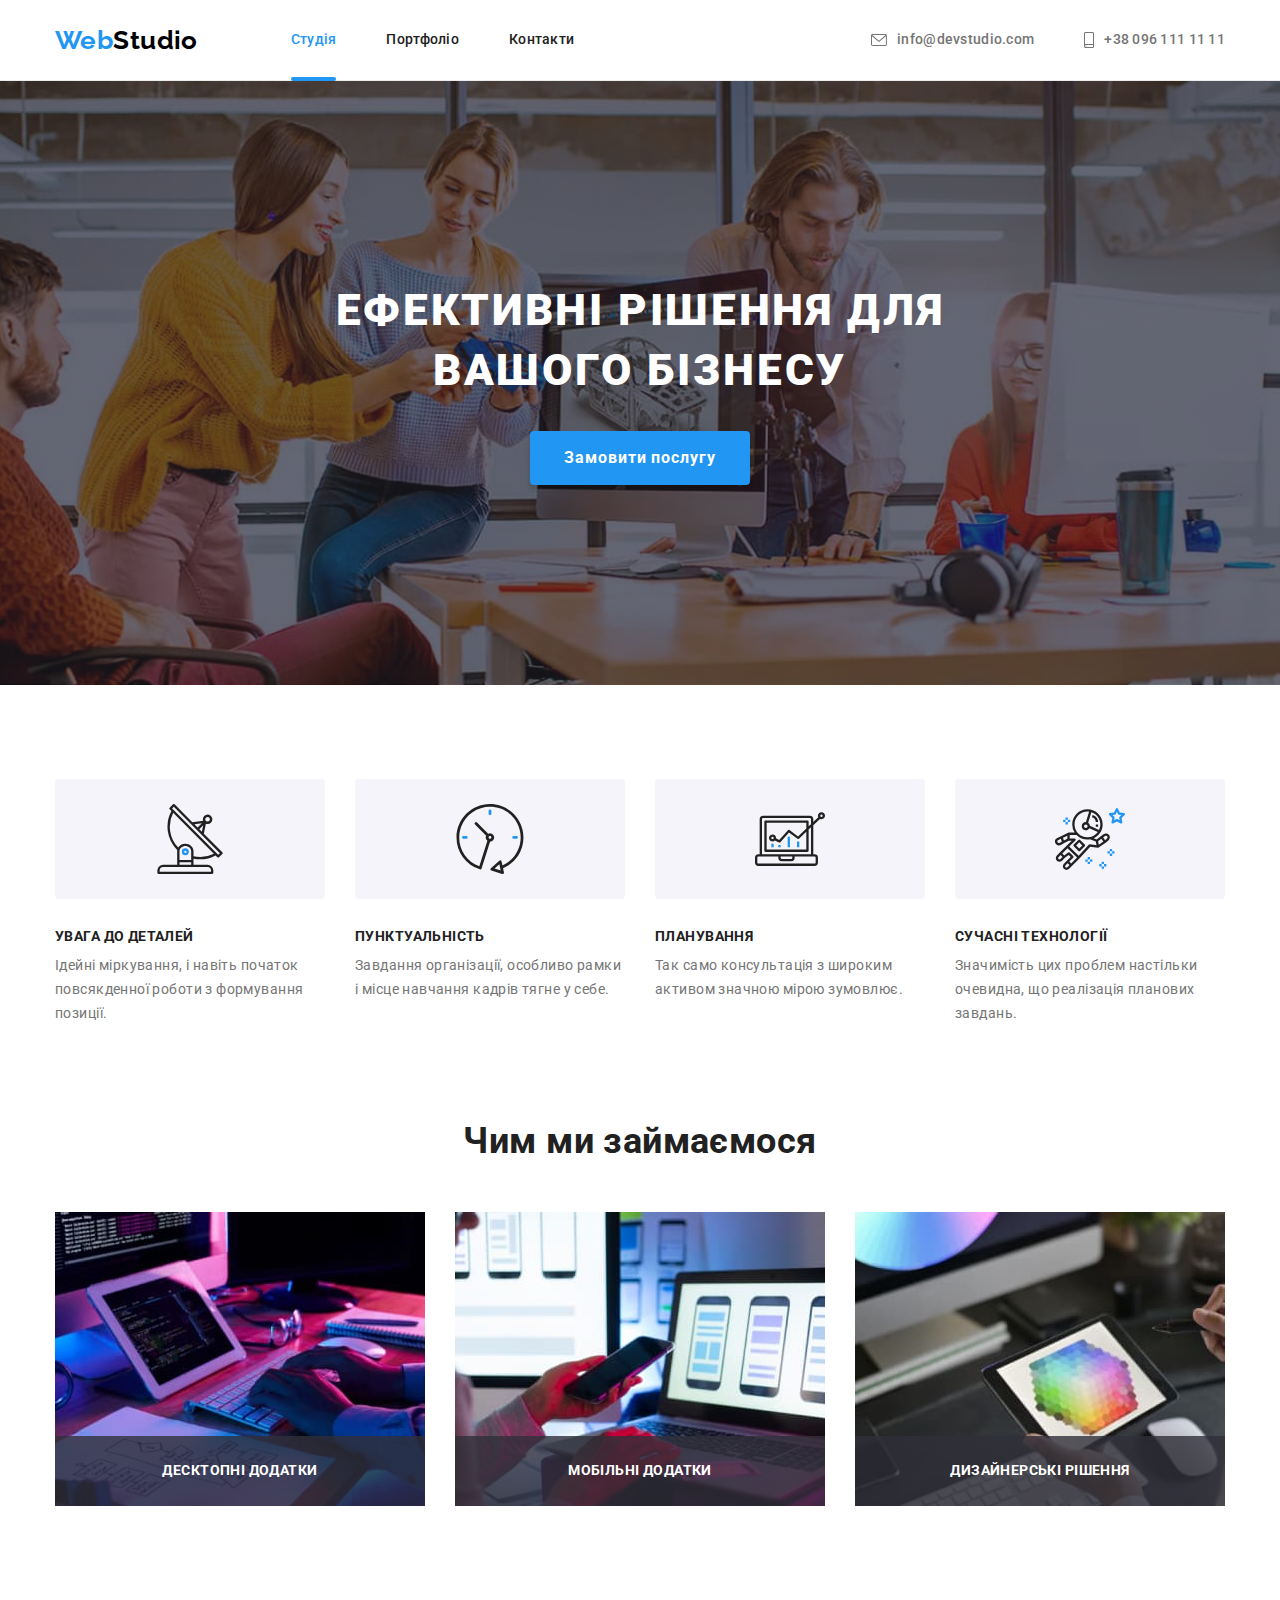
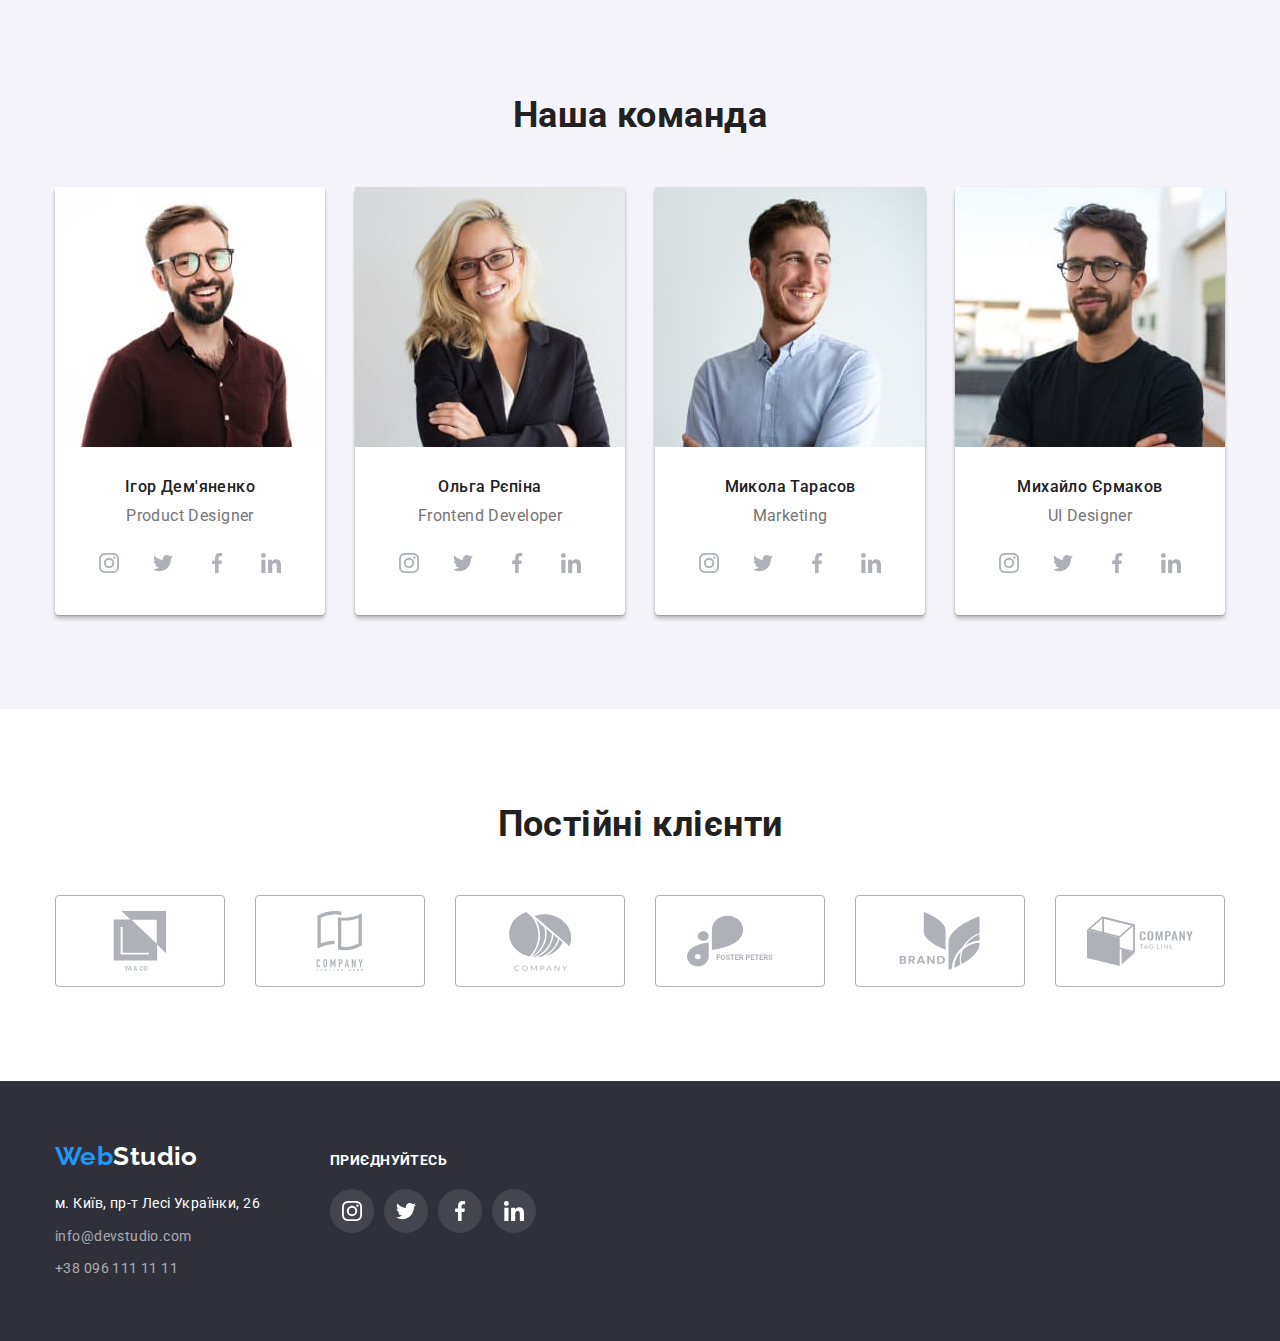
<file: index.html>
<!DOCTYPE html>
<html lang="uk">
  <head>
    <meta charset="UTF-8" />
    <meta http-equiv="X-UA-Compatible" content="IE=edge" />
    <meta name="viewport" content="width=device-width, initial-scale=1.0" />
    <title>Студія</title>
    <link
      href="https://fonts.googleapis.com/css2?family=Raleway:wght@700&family=Roboto:wght@400;500;700;900&display=swap"
      rel="stylesheet"
    />
    <link rel="stylesheet" href="./css/modern-normalize.css" />
    <link rel="stylesheet" href="./css/styles.css" />
  </head>
  <body>
    <header class="head-list">
      <div class="container main-nav">
        <nav class="head-nav">
          <a href="index.html" class="logo">
            Web<span class="accent-head">Studio</span>
          </a>

          <ul class="site-nav">
            <li class="item">
              <a href="index.html" class="link current">Студія</a>
            </li>
            <li class="item">
              <a href="portfolio.html" class="link">Портфоліо</a>
            </li>
            <li class="item"><a href="#" class="link">Контакти</a></li>
          </ul>
        </nav>
        <ul class="contact">
          <li class="item">
            <a href="mailto:info@devstudio.com" class="link contact-link">
              <svg class="contact-icon email" width="16" height="12">
                <use href="./images/icons.svg#email"></use>
              </svg>
              <span>info@devstudio.com</span>
            </a>
          </li>
          <li class="item">
            <a href="tel:+380961111111" class="link contact-link">
              <svg class="contact-icon smartphone" width="10" height="16">
                <use href="./images/icons.svg#smartphone"></use>
              </svg>
              <span>+38 096 111 11 11 </span>
            </a>
          </li>
        </ul>
      </div>
    </header>

    <main>
      <!--Шапка-->

      <section class="hero">
        <div class="container">
          <h1 class="hero-title">Ефективні рішення для вашого бізнесу</h1>
          <button type="button" class="button" data-modal-open>
            Замовити послугу
          </button>
        </div>
      </section>

      <!--Особливості-->

      <section class="feature">
        <div class="container">
          <h2 class="visually-hidden">Наші особливості</h2>
          <ul class="feature-list">
            <li class="item">
              <div class="thumb">
                <svg class="icon" width="70" height="70">
                  <use href="./images/icons.svg#antenna"></use>
                </svg>
              </div>
              <h3 class="feature-title">УВАГА ДО ДЕТАЛЕЙ</h3>
              <p class="text">
                Ідейні міркування, і навіть початок повсякденної роботи з
                формування позиції.
              </p>
            </li>
            <li class="item">
              <div class="thumb">
                <svg class="icon" width="70" height="70">
                  <use href="./images/icons.svg#clock"></use>
                </svg>
              </div>
              <h3 class="feature-title">ПУНКТУАЛЬНІСТЬ</h3>
              <p class="text">
                Завдання організації, особливо рамки і місце навчання кадрів
                тягне у себе.
              </p>
            </li>
            <li class="item">
              <div class="thumb">
                <svg class="icon" width="70" height="70">
                  <use href="./images/icons.svg#diagram"></use>
                </svg>
              </div>
              <h3 class="feature-title">ПЛАНУВАННЯ</h3>
              <p class="text">
                Так само консультація з широким активом значною мірою зумовлює.
              </p>
            </li>
            <li class="item">
              <div class="thumb">
                <svg class="icon" width="70" height="70">
                  <use href="./images/icons.svg#astronaut"></use>
                </svg>
              </div>
              <h3 class="feature-title">СУЧАСНІ ТЕХНОЛОГІЇ</h3>
              <p class="text">
                Значимість цих проблем настільки очевидна, що реалізація
                планових завдань.
              </p>
            </li>
          </ul>
        </div>
      </section>

      <!--Чим ми займаємося-->

      <section class="work">
        <div class="container">
          <h2 class="section-title">Чим ми займаємося</h2>
          <ul class="work-list">
            <li class="item">
              <div class="img-container">
                <img
                  src="./images/1.jpg"
                  alt="Людина працює за комп'ютером"
                  width="370"
                />
                <p class="feature-title work-text">Десктопні додатки</p>
              </div>
            </li>
            <li class="item">
              <div class="img-container">
                <img
                  src="./images/2.jpg"
                  alt="Людтна працює за ноутбуком"
                  width="370"
                />
                <p class="feature-title work-text">Мобільні додатки</p>
              </div>
            </li>
            <li class="item">
              <div class="img-container">
                <img
                  src="./images/3.jpg"
                  alt="Людина працює за планшетом"
                  width="370"
                />
                <p class="feature-title work-text">Дизайнерські рішення</p>
              </div>
            </li>
          </ul>
        </div>
      </section>

      <!--Наша команда-->

      <section class="team">
        <div class="container">
          <h2 class="section-title">Наша команда</h2>
          <ul class="team-list">
            <li class="item">
              <img src="./images/p1.jpg" alt="Ігор Дем'яненко" width="270" />
              <div class="team-text">
                <h3 class="title">Ігор Дем'яненко</h3>
                <p class="text">Product Designer</p>
                <ul class="social-links">
                  <li class="social-item">
                    <a href="" class="social-circle">
                      <svg class="social-icon" width="20" height="20">
                        <use href="./images/icons.svg#instagram"></use>
                      </svg>
                    </a>
                  </li>
                  <li class="social-items">
                    <a href="" class="social-circle">
                      <svg class="social-icon" width="20" height="20">
                        <use href="./images/icons.svg#twitter"></use>
                      </svg>
                    </a>
                  </li>
                  <li class="social-items">
                    <a href="" class="social-circle">
                      <svg class="social-icon" width="20" height="20">
                        <use href="./images/icons.svg#facebook"></use>
                      </svg>
                    </a>
                  </li>
                  <li class="social-items">
                    <a href="" class="social-circle">
                      <svg class="social-icon" width="20" height="20">
                        <use href="./images/icons.svg#linkedin"></use>
                      </svg>
                    </a>
                  </li>
                </ul>
              </div>
            </li>
            <li class="item">
              <img src="./images/p2.jpg" alt="Ольга Рєпіна" width="270" />
              <div class="team-text">
                <h3 class="title">Ольга Рєпіна</h3>
                <p class="text">Frontend Developer</p>
                <ul class="social-links">
                  <li class="social-item">
                    <a href="" class="social-circle">
                      <svg class="social-icon" width="20" height="20">
                        <use href="./images/icons.svg#instagram"></use>
                      </svg>
                    </a>
                  </li>
                  <li class="social-items">
                    <a href="" class="social-circle">
                      <svg class="social-icon" width="20" height="20">
                        <use href="./images/icons.svg#twitter"></use>
                      </svg>
                    </a>
                  </li>
                  <li class="social-items">
                    <a href="" class="social-circle">
                      <svg class="social-icon" width="20" height="20">
                        <use href="./images/icons.svg#facebook"></use>
                      </svg>
                    </a>
                  </li>
                  <li class="social-items">
                    <a href="" class="social-circle">
                      <svg class="social-icon" width="20" height="20">
                        <use href="./images/icons.svg#linkedin"></use>
                      </svg>
                    </a>
                  </li>
                </ul>
              </div>
            </li>
            <li class="item">
              <img src="./images/p3.jpg" alt="Микола Тарасов" width="270" />
              <div class="team-text">
                <h3 class="title">Микола Тарасов</h3>
                <p class="text">Marketing</p>
                <ul class="social-links">
                  <li class="social-item">
                    <a href="" class="social-circle">
                      <svg class="social-icon" width="20" height="20">
                        <use href="./images/icons.svg#instagram"></use>
                      </svg>
                    </a>
                  </li>
                  <li class="social-items">
                    <a href="" class="social-circle">
                      <svg class="social-icon" width="20" height="20">
                        <use href="./images/icons.svg#twitter"></use>
                      </svg>
                    </a>
                  </li>
                  <li class="social-items">
                    <a href="" class="social-circle">
                      <svg class="social-icon" width="20" height="20">
                        <use href="./images/icons.svg#facebook"></use>
                      </svg>
                    </a>
                  </li>
                  <li class="social-items">
                    <a href="" class="social-circle">
                      <svg class="social-icon" width="20" height="20">
                        <use href="./images/icons.svg#linkedin"></use>
                      </svg>
                    </a>
                  </li>
                </ul>
              </div>
            </li>
            <li class="item">
              <img src="./images/p4.jpg" alt="Михайло Єрмаков" width="270" />
              <div class="team-text">
                <h3 class="title">Михайло Єрмаков</h3>
                <p class="text">UI Designer</p>
                <ul class="social-links">
                  <li class="social-item">
                    <a href="" class="social-circle">
                      <svg class="social-icon" width="20" height="20">
                        <use href="./images/icons.svg#instagram"></use>
                      </svg>
                    </a>
                  </li>
                  <li class="social-items">
                    <a href="" class="social-circle">
                      <svg class="social-icon" width="20" height="20">
                        <use href="./images/icons.svg#twitter"></use>
                      </svg>
                    </a>
                  </li>
                  <li class="social-items">
                    <a href="" class="social-circle">
                      <svg class="social-icon" width="20" height="20">
                        <use href="./images/icons.svg#facebook"></use>
                      </svg>
                    </a>
                  </li>
                  <li class="social-items">
                    <a href="" class="social-circle">
                      <svg class="social-icon" width="20" height="20">
                        <use href="./images/icons.svg#linkedin"></use>
                      </svg>
                    </a>
                  </li>
                </ul>
              </div>
            </li>
          </ul>
        </div>
      </section>

      <section class="clients">
        <div class="container">
          <h2 class="section-title">Постійні клієнти</h2>
          <ul class="client-list">
            <li class="client-item">
              <a href="" class="client-link">
                <svg class="client-icon">
                  <use href="./images/icons.svg#client1"></use>
                </svg>
              </a>
            </li>
            <li class="client-item">
              <a href="" class="client-link">
                <svg class="client-icon">
                  <use href="./images/icons.svg#client2"></use>
                </svg>
              </a>
            </li>
            <li class="client-item">
              <a href="" class="client-link">
                <svg class="client-icon">
                  <use href="./images/icons.svg#client3"></use>
                </svg>
              </a>
            </li>
            <li class="client-item">
              <a href="" class="client-link">
                <svg class="client-icon">
                  <use href="./images/icons.svg#client4"></use>
                </svg>
              </a>
            </li>
            <li class="client-item">
              <a href="" class="client-link">
                <svg class="client-icon">
                  <use href="./images/icons.svg#client5"></use>
                </svg>
              </a>
            </li>
            <li class="client-item">
              <a href="" class="client-link">
                <svg class="client-icon">
                  <use href="./images/icons.svg#client6"></use>
                </svg>
              </a>
            </li>
          </ul>
        </div>
      </section>
    </main>

    <footer class="page-foot">
      <div class="container">
        <div class="footer-content">
          <div class="adress-block">
            <a href="./index.html" class="logo-foot">
              <p>Web<span class="accent-foot">Studio</span></p>
            </a>
            <address>
              <ul class="contact-foot">
                <li class="item">
                  <a
                    href="https://goo.gl/maps/CPtrU1FHBa2aNyZL9"
                    target="_blank"
                    rel="noopener noreferrer nofollow"
                    class="map"
                    >м. Київ, пр-т Лесі Українки, 26</a
                  >
                </li>
                <li class="item">
                  <a href="mailto:info@devstudio.com" class="link"
                    >info@devstudio.com</a
                  >
                </li>
                <li class="item">
                  <a href="tel:+380961111111" class="link">+38 096 111 11 11</a>
                </li>
              </ul>
            </address>
          </div>

          <div class="social-foot">
            <p class="foot-title">ПРИЄДНУЙТЕСЬ</p>
            <ul class="social-links social-list">
              <li class="social-items">
                <a href="" class="social-circle foot-circle">
                  <svg class="foot-icon" width="20" height="20">
                    <use href="./images/icons.svg#instagram"></use>
                  </svg>
                </a>
              </li>
              <li class="social-items">
                <a href="" class="social-circle foot-circle">
                  <svg class="foot-icon" width="20" height="20">
                    <use href="./images/icons.svg#twitter"></use>
                  </svg>
                </a>
              </li>
              <li class="social-items">
                <a href="" class="social-circle foot-circle">
                  <svg class="foot-icon" width="20" height="20">
                    <use href="./images/icons.svg#facebook"></use>
                  </svg>
                </a>
              </li>
              <li class="social-items">
                <a href="" class="social-circle foot-circle">
                  <svg class="social-icon foot-icon" width="20" height="20">
                    <use href="./images/icons.svg#linkedin"></use>
                  </svg>
                </a>
              </li>
            </ul>
          </div>
        </div>
      </div>
    </footer>

    <div class="backdrop is-hidden" data-modal>
      <div class="modal">
        <button type="button" class="modal-close-button" data-modal-close>
          <svg class="close-icon" width="18px" height="18px">
            <use href="./images/icons.svg#close-icon"></use>
          </svg>
        </button>
      </div>
    </div>

    <script src="./js/modal.js"></script>
  </body>
</html>
</file>
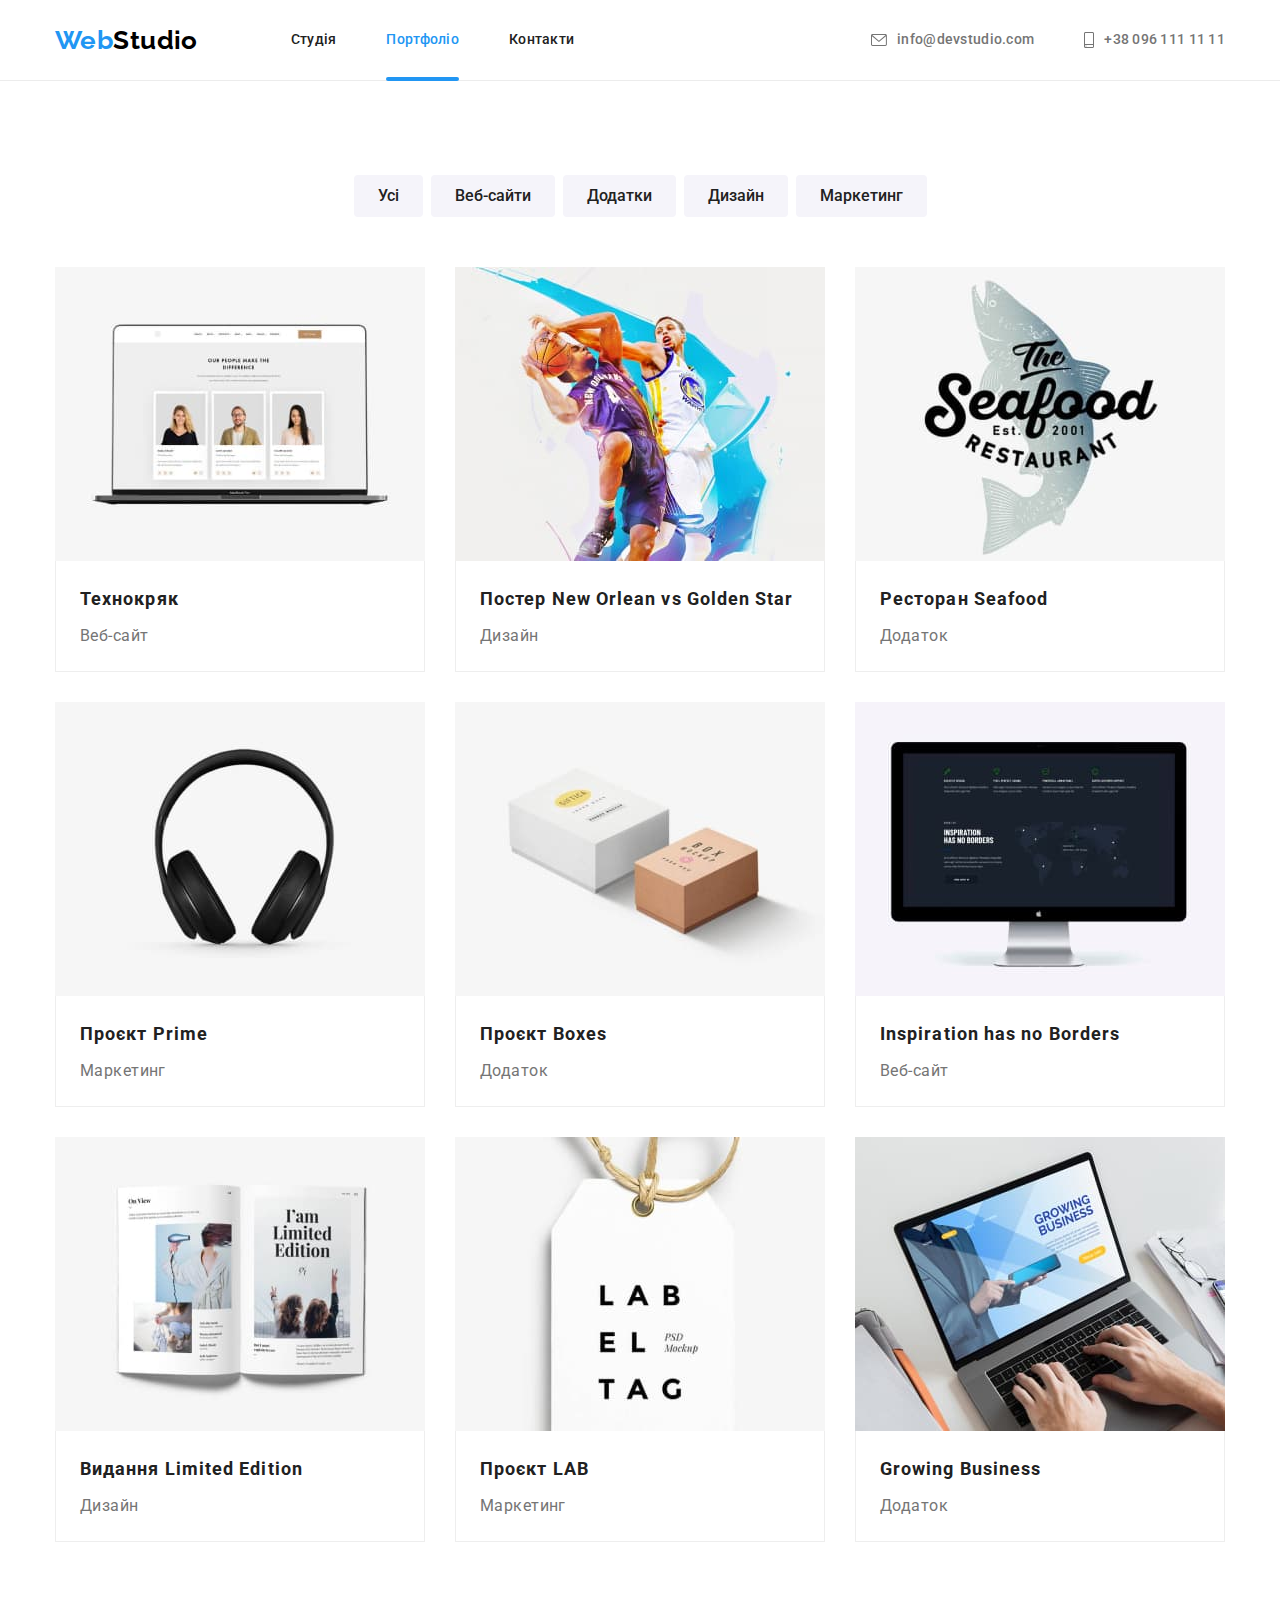
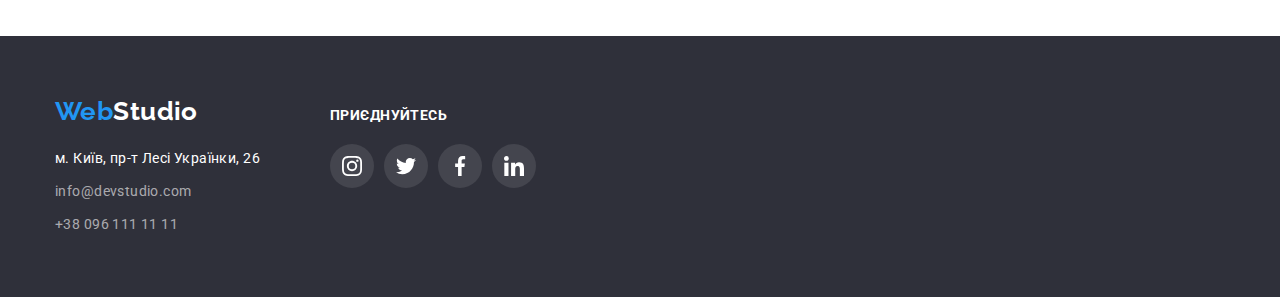
<file: portfolio.html>
<!DOCTYPE html>
<html lang="uk">
  <head>
    <meta charset="UTF-8" />
    <meta http-equiv="X-UA-Compatible" content="IE=edge" />
    <meta name="viewport" content="width=device-width, initial-scale=1.0" />
    <title>Портфоліо</title>
    <link
      href="https://fonts.googleapis.com/css2?family=Raleway:wght@700&family=Roboto:wght@400;500;700;900&display=swap"
      rel="stylesheet"
    />
    <link rel="stylesheet" href="./css/modern-normalize.css" />
    <link rel="stylesheet" href="./css/styles.css" />
  </head>
  <body>
    <header class="head-list">
      <div class="container main-nav">
        <nav class="head-nav">
          <a href="index.html" class="logo">
            Web<span class="accent-head">Studio</span>
          </a>

          <ul class="site-nav">
            <li class="item">
              <a href="index.html" class="link">Студія</a>
            </li>
            <li class="item">
              <a href="portfolio.html" class="link current">Портфоліо</a>
            </li>
            <li class="item"><a href="#" class="link">Контакти</a></li>
          </ul>
        </nav>
        <ul class="contact">
          <li class="item">
            <a href="mailto:info@devstudio.com" class="link contact-link">
              <svg class="contact-icon email" width="16" height="12">
                <use href="./images/icons.svg#email"></use>
              </svg>
              <span>info@devstudio.com</span>
            </a>
          </li>
          <li class="item">
            <a href="tel:+380961111111" class="link contact-link">
              <svg class="contact-icon smartphone" width="10" height="16">
                <use href="./images/icons.svg#smartphone"></use>
              </svg>
              <span>+38 096 111 11 11 </span>
            </a>
          </li>
        </ul>
      </div>
    </header>

    <main>
      <section class="portfolio">
        <div class="container">
          <h1 class="visually-hidden">portfolio</h1>
          <ul class="filters">
            <li class="item">
              <button type="button" class="button-filters">Усі</button>
            </li>
            <li class="item">
              <button type="button" class="button-filters">Веб-сайти</button>
            </li>
            <li class="item">
              <button type="button" class="button-filters">Додатки</button>
            </li>
            <li class="item">
              <button type="button" class="button-filters">Дизайн</button>
            </li>
            <li class="item">
              <button type="button" class="button-filters">Маркетинг</button>
            </li>
          </ul>

          <ul class="card">
            <li class="item">
              <div class="card-container">
                <img src="./images/po1.jpg" alt="Ноутбук" width="370" />
                <p class="overlay text">
                  Ресурс пропонує комплексні пропозиції з різним рівнем
                  функціоналу та сервісів. Все це дозволить відвідувачу отримати
                  вичерпні відомості про компанію чи приватну особу.
                </p>
              </div>
              <div class="card-text">
                <h2 class="card-title">Технокряк</h2>
                <p class="text">Веб-сайт</p>
              </div>
            </li>
            <li class="item">
              <div class="card-container">
                <img src="./images/po2.jpg" alt="Баскетболісти" width="370" />
                <p class="overlay text">
                  Ресурс пропонує комплексні пропозиції з різним рівнем
                  функціоналу та сервісів. Все це дозволить відвідувачу отримати
                  вичерпні відомості про компанію чи приватну особу.
                </p>
              </div>
              <div class="card-text">
                <h2 class="card-title">Постер New Orlean vs Golden Star</h2>
                <p class="text">Дизайн</p>
              </div>
            </li>
            <li class="item">
              <div class="card-container">
                <img
                  src="./images/po3.jpg"
                  alt="Ємблема ресторану"
                  width="370"
                />
                <p class="overlay text">
                  Ресурс пропонує комплексні пропозиції з різним рівнем
                  функціоналу та сервісів. Все це дозволить відвідувачу отримати
                  вичерпні відомості про компанію чи приватну особу.
                </p>
              </div>
              <div class="card-text">
                <h2 class="card-title">Ресторан Seafood</h2>
                <p class="text">Додаток</p>
              </div>
            </li>
            <li class="item">
              <div class="card-container">
                <img src="./images/po4.jpg" alt="Навушники" width="370" />
                <p class="overlay text">
                  Ресурс пропонує комплексні пропозиції з різним рівнем
                  функціоналу та сервісів. Все це дозволить відвідувачу отримати
                  вичерпні відомості про компанію чи приватну особу.
                </p>
              </div>
              <div class="card-text">
                <h2 class="card-title">Проєкт Prime</h2>
                <p class="text">Маркетинг</p>
              </div>
            </li>
            <li class="item">
              <div class="card-container">
                <img src="./images/po5.jpg" alt="Коробки" width="370" />
                <p class="overlay text">
                  Ресурс пропонує комплексні пропозиції з різним рівнем
                  функціоналу та сервісів. Все це дозволить відвідувачу отримати
                  вичерпні відомості про компанію чи приватну особу.
                </p>
              </div>
              <div class="card-text">
                <h2 class="card-title">Проєкт Boxes</h2>
                <p class="text">Додаток</p>
              </div>
            </li>
            <li class="item">
              <div class="card-container">
                <img src="./images/po6.jpg" alt="Монітор" width="370" />
                <p class="overlay text">
                  Ресурс пропонує комплексні пропозиції з різним рівнем
                  функціоналу та сервісів. Все це дозволить відвідувачу отримати
                  вичерпні відомості про компанію чи приватну особу.
                </p>
              </div>
              <div class="card-text">
                <h2 class="card-title">Inspiration has no Borders</h2>
                <p class="text">Веб-сайт</p>
              </div>
            </li>
            <li class="item">
              <div class="card-container">
                <img src="./images/po7.jpg" alt="Книга" width="370" />
                <p class="overlay text">
                  Ресурс пропонує комплексні пропозиції з різним рівнем
                  функціоналу та сервісів. Все це дозволить відвідувачу отримати
                  вичерпні відомості про компанію чи приватну особу.
                </p>
              </div>
              <div class="card-text">
                <h2 class="card-title">Видання Limited Edition</h2>
                <p class="text">Дизайн</p>
              </div>
            </li>
            <li class="item">
              <div class="card-container">
                <img src="./images/po8.jpg" alt="Значок" width="370" />
                <p class="overlay text">
                  Ресурс пропонує комплексні пропозиції з різним рівнем
                  функціоналу та сервісів. Все це дозволить відвідувачу отримати
                  вичерпні відомості про компанію чи приватну особу.
                </p>
              </div>
              <div class="card-text">
                <h2 class="card-title">Проєкт LAB</h2>
                <p class="text">Маркетинг</p>
              </div>
            </li>
            <li class="item">
              <div class="card-container">
                <img src="./images/po9.jpg" alt="Ноутбук" width="370" />
                <p class="overlay text">
                  Ресурс пропонує комплексні пропозиції з різним рівнем
                  функціоналу та сервісів. Все це дозволить відвідувачу отримати
                  вичерпні відомості про компанію чи приватну особу.
                </p>
              </div>
              <div class="card-text">
                <h2 class="card-title">Growing Business</h2>
                <p class="text">Додаток</p>
              </div>
            </li>
          </ul>
        </div>
      </section>
    </main>

    <footer class="page-foot">
      <div class="container">
        <div class="footer-content">
          <div class="adress-block">
            <a href="./index.html" class="logo-foot">
              <p>Web<span class="accent-foot">Studio</span></p>
            </a>
            <address>
              <ul class="contact-foot">
                <li class="item">
                  <a
                    href="https://goo.gl/maps/CPtrU1FHBa2aNyZL9"
                    target="_blank"
                    rel="noopener noreferrer nofollow"
                    class="map"
                    >м. Київ, пр-т Лесі Українки, 26</a
                  >
                </li>
                <li class="item">
                  <a href="mailto:info@devstudio.com" class="link"
                    >info@devstudio.com</a
                  >
                </li>
                <li class="item">
                  <a href="tel:+380961111111" class="link">+38 096 111 11 11</a>
                </li>
              </ul>
            </address>
          </div>

          <div class="social-foot">
            <p class="foot-title">ПРИЄДНУЙТЕСЬ</p>
            <ul class="social-links social-list">
              <li class="social-items">
                <a href="" class="social-circle foot-circle">
                  <svg class="social-icon foot-icon" width="20" height="20">
                    <use href="./images/icons.svg#instagram"></use>
                  </svg>
                </a>
              </li>
              <li class="social-items">
                <a href="" class="social-circle foot-circle">
                  <svg class="social-icon foot-icon" width="20" height="20">
                    <use href="./images/icons.svg#twitter"></use>
                  </svg>
                </a>
              </li>
              <li class="social-items">
                <a href="" class="social-circle foot-circle">
                  <svg class="social-icon foot-icon" width="20" height="20">
                    <use href="./images/icons.svg#facebook"></use>
                  </svg>
                </a>
              </li>
              <li class="social-items">
                <a href="" class="social-circle foot-circle">
                  <svg class="social-icon foot-icon" width="20" height="20">
                    <use href="./images/icons.svg#linkedin"></use>
                  </svg>
                </a>
              </li>
            </ul>
          </div>
        </div>
      </div>
    </footer>
  </body>
</html>
</file>
<file: css/styles.css>
:root {
    --main-color: #757575;
    --accent-color: #2196F3;
    --title-text-color: #212121;
    --white-color: #FFFFFF;

}

body{
    background-color: var(--white-color);
    color: var(--main-color);
    font-family: Roboto, sans-serif;
    letter-spacing: 0.03em;
    font-size: 14px;
}

/* Nav */

h1,
h2,
h3 {
    text-align: center;
    margin: 0;
}

ul {
    margin: 0;
    padding: 0;
    list-style: none;
}

p {
    margin: 0;
    padding: 0;
}

img{
    display: block;
}

.main-nav{
    display: flex;
    align-items: center;
}

.container {
    width: 1200px;
    margin: auto;
    padding-left: 15px;
    padding-right: 15px;
}

 .head-list {
     border-bottom: 1px solid #ECECEC;
 }

.logo,
.logo-foot{
    color: var(--accent-color);
    font-family: Raleway, sans-serif;
    font-weight: 700;
    font-size: 26px;
    line-height: 1.19;
    text-decoration-line: none;
}

.head-nav{
    display: flex;
    align-items: center;
}

.accent-head{
    color: #000000;
}

.site-nav{
    display: flex;
    margin-left: 93px;
}

.site-nav .item + .item {
    margin-left: 50px;
}   

.site-nav .link,
.contact .link{
    font-weight: 500;
    line-height: 1.14;
    letter-spacing: 0.02em;
    text-decoration-line: none; 
    transition-property: color;
    transition-duration: 250ms;
    transition-timing-function: cubic-bezier(0.4, 0, 0.2, 1);
}

.site-nav .link{
    position: relative;
    display: block;
    padding-top: 32px;
    padding-bottom: 32px;
    color: var(--title-text-color);
}

.site-nav .link::after{
    content: "";
    position: absolute;
    left: 0;
    bottom: -1px;
    display: block;
    width: 100%;
    height: 4px;
    background-color: var(--accent-color);
    border-radius: 2px;
    opacity: 0;
}

.site-nav .link.current::after{
    opacity: 1; 
}

.site-nav .link:hover,
.site-nav .link:focus,
.contact .link:hover,
.contact .link:focus,
.contact-foot .link:hover,
.contact-foot .link:focus{
    color: var(--accent-color);
}

.site-nav .link.current{
    color: var(--accent-color);
}

.contact{
    display: flex;
    margin-left: auto;
}

.contact .item + .item {
    margin-left: 50px;
}

.contact .link{
    color: var(--main-color);
}

.contact-icon {
    fill: var(--main-color);
    transition-property: fill;
    transition-duration: 250ms;
    transition-timing-function: cubic-bezier(0.4, 0, 0.2, 1);
}

.contact-link{
    display: flex;
    gap: 10px;
    align-items: center;
}

.contact-link:hover .contact-icon,
.contact-link:focus .contact-icon{
    fill: var(--accent-color);  
}

/* Hero */

.hero{
    padding-top: 200px;
    padding-bottom: 200px;
    background-color: #2F303A;;
    text-align: center;
    max-width: 1600px;
    margin-left: auto;
    margin-right: auto;
    background: linear-gradient(to right, rgba(47, 48, 58, 0.4), rgba(47, 48, 58, 0.4)), url(../images/hero.jpg);
    background-size: cover;
    background-repeat: no-repeat;
    background-position: center;
}

.hero-title{
    margin: 0 auto;
    width: 696px;
    color: var(--white-color);
    font-weight: 900;
    font-size: 44px;
    line-height: 1.36;
    letter-spacing: 0.06em;
    text-transform: uppercase;
}

button{
    font-family: inherit;
}

.button{
    border-radius: 4px;
    border-color: transparent;
    padding: 10px 32px;
    margin-top: 30px;
    background-color: var(--accent-color);
    color: var(--white-color);
    box-shadow: 0px 4px 4px rgba(0, 0, 0, 0.15);
    font-size: 16px;
    font-weight: 700;
    line-height: 1.87;    
    letter-spacing: 0.06em;
    cursor: pointer;
    min-width: 216px;
}

/* Features */

.visually-hidden{
    position: absolute;
    white-space: nowrap;
    width: 1px;
    height: 1px;
    overflow: hidden;
    border: 0;
    padding: 0;
    clip: rect(0 0 0 0);
    clip-path: inset(50%);
    margin: -1px;
}

.feature{
    padding-top: 94px;
    padding-bottom: 94px;
}

.feature-list{
    display: flex;
}

.thumb{
    display: flex;
    align-items: center;
    justify-content: center;    
    background: #F5F4FA;
    border-radius: 4px;
    margin-bottom: 30px;
    width: 270px;
    min-height: 120px;
    text-align: center;
}


.feature-list .item + .item{
    margin-left: 30px;
}

.feature-title{
    margin-bottom: 10px;
    color: var(--title-text-color);
    font-size: 14px;
    line-height: 1.14;
    text-transform: uppercase;
    text-align: left;
}

.feature .text{
    line-height: 1.71;
}

/* work */

.work{
    padding-bottom: 94px;
}

.work-list{
    display: flex;
}

.work-list .item + .item {
    margin-left: 30px;
}

.section-title{
    color: var(--title-text-color);
    font-size: 36px;
    line-height: 1.17;
    margin-bottom: 50px;
}

.img-container {
    position: relative;
}

.work-text{
    color: var(--white-color);
    font-weight: 700;
    position: absolute;
    bottom: 0;
    right: 0;
    margin: 0;
    width: 100%;
    height: 70px;
    background-color: rgba(47, 48, 58, 0.8);
    display: flex;
    justify-content: center;
    align-items: center;
    
}

/* Наша команда */

.team{
    background-color: #F5F4FA;
    padding-top: 94px;
    padding-bottom: 94px;
}

.team-list{
    display: flex;
}

.team-list .item + .item{
    margin-left: 30px;
}

.team-list .item{
    background-color: var(--white-color);
    border-radius: 4px;
    box-shadow: 0px 4px 4px 0px rgba(0, 0, 0, 0.2),
                0px 1px 1px 0px rgba(0, 0, 0, 0.14),
                0px 1px 3px 0px rgba(0, 0, 0, 0.12);
}

.team-list .title{
    color: var(--title-text-color);
    font-weight: 500;
    font-size: 16px;
    line-height: 1.19;
    margin-bottom: 10px;
}

.team-list .text{
    font-size: 16px;
    line-height: 1.19;
    text-align: center;
    margin-bottom: 16px;
}

.team-text{
    padding-top: 30px;
    padding-bottom: 30px;
}

.social-links{
    display: flex;
    align-items: center;
    justify-content: center;
    gap: 10px;   
}

.social-circle{
    display: flex;
    border-radius: 50%;
    width: 44px;
    height: 44px;
    align-items: center;
    justify-content: center;
    fill: #FFFFFF;
    transition-property: background;
    transition-duration: 250ms;
    transition-timing-function: cubic-bezier(0.4, 0, 0.2, 1);
}

.social-icon{
    fill: #AFB1B8;  
    transition-property: fill;
    transition-duration: 250ms;
    transition-timing-function: cubic-bezier(0.4, 0, 0.2, 1);
}

.social-circle:hover .social-icon,
.social-circle:focus .social-icon{
    fill: var(--white-color);
}

.social-circle:hover,
.social-circle:focus{
    background: var(--accent-color);
}

/* Clients */

.clients{
    padding-top: 94px;
    padding-bottom: 94px;
}

.client-list{
    display: flex;
    gap: 30px;
}

.client-link {
    display: flex;
    border: 1px solid #AFB1B8;
    width: 170px;
    height: 92px;
    border-radius: 4px;
    align-items: center;
    justify-content: center;
    transition-property: border-color;
    transition-duration: 250ms;
    transition-timing-function: cubic-bezier(0.4, 0, 0.2, 1);
}

.client-icon{
    fill: #AFB1B8;
    width: 106px;
    height: 60px;
    transition-property: fill;
    transition-duration: 250ms;
    transition-timing-function: cubic-bezier(0.4, 0, 0.2, 1);
}

.client-link:hover .client-icon,
.client-link:focus .client-icon{
    fill: var(--accent-color);
}

.client-link:hover,
.client-link:focus{
    border-color: var(--accent-color);
}

/* foot */

.page-foot {
    background-color: #2F303A;
    padding-top: 60px;
    padding-bottom: 60px;
}

.logo-foot .accent-foot{
    color: var(--white-color);
}

address{
    font-style: inherit;
}

.contact-foot{
    margin-top: 20px;
}

.contact-foot .link{
    color: rgba(255, 255, 255, 0.6);
    line-height: 1.71;
    text-decoration-line: none;
    transition-property: color;
    transition-duration: 250ms;
    transition-timing-function: cubic-bezier(0.4, 0, 0.2, 1);
}

.contact-foot .map{
    color: var(--white-color);
    line-height: 1.71;
    text-decoration-line: none;
    margin-top: 20px;
    margin-bottom: 9px;
}

.contact-foot .item + .item{
    margin-top: 9px;
}

.foot-title{
    margin-bottom: 20px;
    font-weight: 700;
    line-height: 1.14;
    color: var(--white-color);
    text-align: left; 
}

.foot-icon{
    fill: var(--white-color);
}

.foot-circle{
    background-color: #44454E;
}

.social-foot{   
    margin-left: 70px;
}

.footer-content{
    display: flex;
    align-items: baseline;  
}

/* Portfolio */

.filters{
    display: flex;
    align-items: center; 
    margin-bottom: 50px;
    justify-content: center;    
}

.filters .item + .item {
    margin-left: 8px;
}

.button-filters{
    padding: 6px 22px;
    border-color: transparent;
    background-color: #F5F4FA;
    color: var(--title-text-color);
    font-weight: 500;
    font-size: 16px;
    line-height: 1.63;
    text-align: center;
    cursor: pointer;
    border-radius: 4px;
    transition-property: color, background-color, box-shadow;
    transition-duration: 250ms;
    transition-timing-function: cubic-bezier(0.4, 0, 0.2, 1);
}

.button-filters:hover,
.button-filters:focus{
    background-color: var(--accent-color);
    color: var(--white-color);
    box-shadow: 4px 4px 6px 0px rgba(0, 0, 0, 0.16),
                0px 4px 4px 0px rgba(0, 0, 0, 0.06),
                0px 1px 1px 0px rgba(0, 0, 0, 0.12);
}

.card-title{
    color: var(--title-text-color);
    font-size: 18px;
    line-height: 2;
    letter-spacing: 0.06em;
    text-align: left;
    margin-bottom: 4px;
}

.card .text{
    font-size: 16px;
    line-height: 1.88;
}

.portfolio{
    padding-top: 94px;
    padding-bottom: 94px;
}

.card{
    display: flex;
    flex-wrap: wrap;
    justify-content: center;    
}
.card-text{
    padding: 20px 24px;
    border: 1px solid #EEEEEE;
    border-top: none;
}

.card .item{
    margin-right: 30px;
    margin-bottom: 30px;
    transition-property: box-shadow;
    transition-duration: 250ms;
    transition-timing-function: cubic-bezier(0.4, 0, 0.2, 1);
}

.card .item:hover{
    box-shadow: 1px 4px 6px 0px rgba(0, 0, 0, 0.16);
}

.card .item:nth-child(3n) {
    margin-right: 0;
}  

.card .item:nth-last-child(-n + 3){
    margin-bottom: 0;
}

.card-container{
    position: relative;
    overflow: hidden;
}

.card-container .text{
    font-weight: 400;
    font-size: 18px;
    line-height: 1.55;
    color: var(--white-color);
}

.overlay{
    padding-top: 63px;
    padding-bottom: 63px;
    padding-left: 24px;
    padding-right: 24px; 
    position: absolute;
    height: 100%;
    width: 100%; 
    background-color: rgba(33, 150, 243, 0.9);
    display: flex;
    align-items: center;    
    justify-content: center;
    left: 0;
    bottom: 0;
    transition-duration: 250ms;
    transition-property: transform;
    transition-timing-function: cubic-bezier(0.4, 0, 0.2, 1);
    transform: translateY(100%);
}

.card-container:hover .overlay {    
    transform: translateY(0);
}

.is-hidden{
    visibility: hidden;
    opacity: 0;
    cursor: pointer;
}

.backdrop{
    position: fixed;
    left: 0;
    top: 0;
    width: 100%;
    height: 100vh;
    background-color: rgba(0, 0, 0, 0.2);
    z-index: 1; 
    transition-duration: 250ms;
    transition-timing-function: cubic-bezier(0.4, 0, 0.2, 1);
    transition-property: opacity, visibility;        
}

.modal{
    width: 528px;
    height: 581px;
    position: absolute;
    top: 0;
    right: 0;
    bottom: 0;
    left: 0;
    margin: auto;
    background-color: var(--white-color);   
    box-shadow: 0 1px 3px rgba(0, 0, 0, 0.12), 0 1px 1px rgba(0, 0, 0, 0.14), 0 2px 1px rgba(0, 0, 0, 0.2); 
    border-radius: 4px;
}

.modal-close-button{
    position: absolute;
    display: flex;
    justify-content: center;
    align-items: center;
    top: 8px;
    right: 8px;
    width: 30px;
    height: 30px;
    background-color: var(--white-color);
    border: 1px solid rgba(0, 0, 0, 0.1);
    border-radius: 50px;
}

/* .item:hover .overlay{
    transform: translateY(0%);
} */

.modal-close-button:hover,
.modal-close-button:focus{
    fill: var(--accent-color);
    cursor: pointer;
}
</file>
